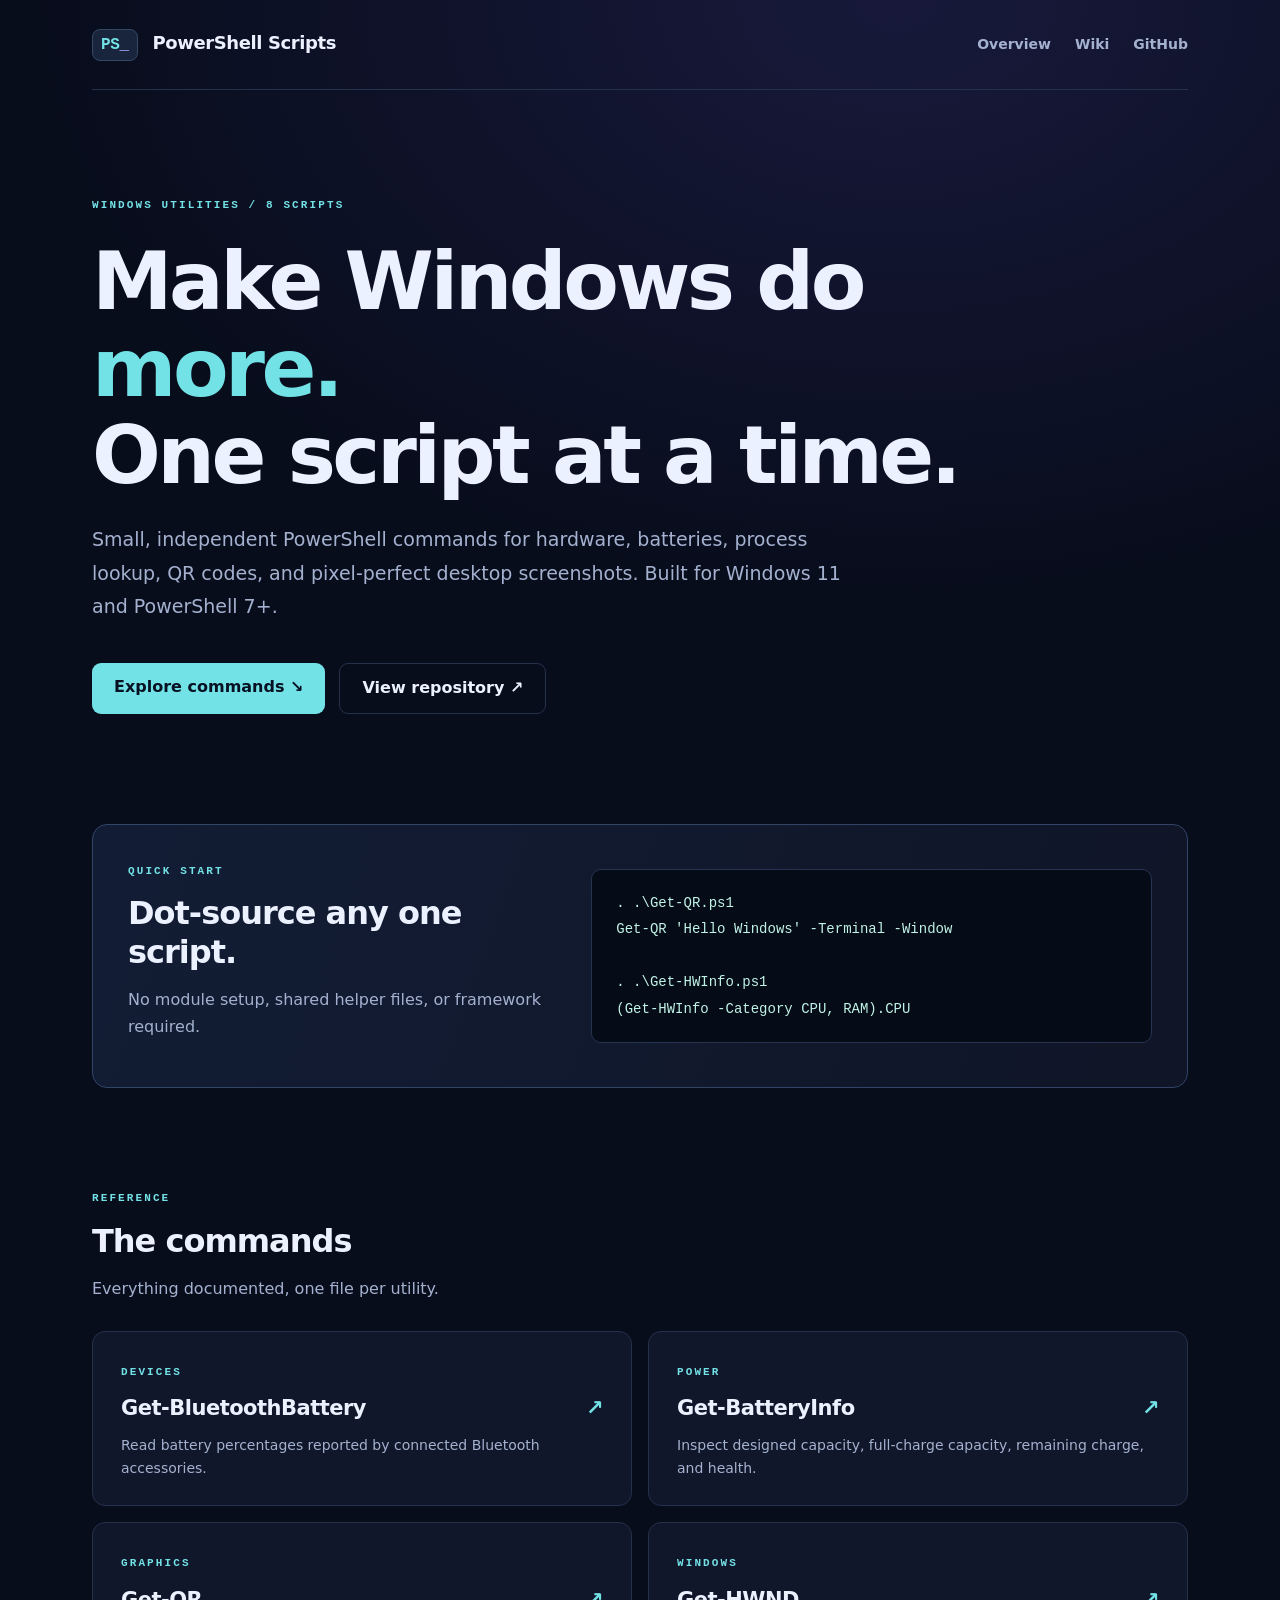
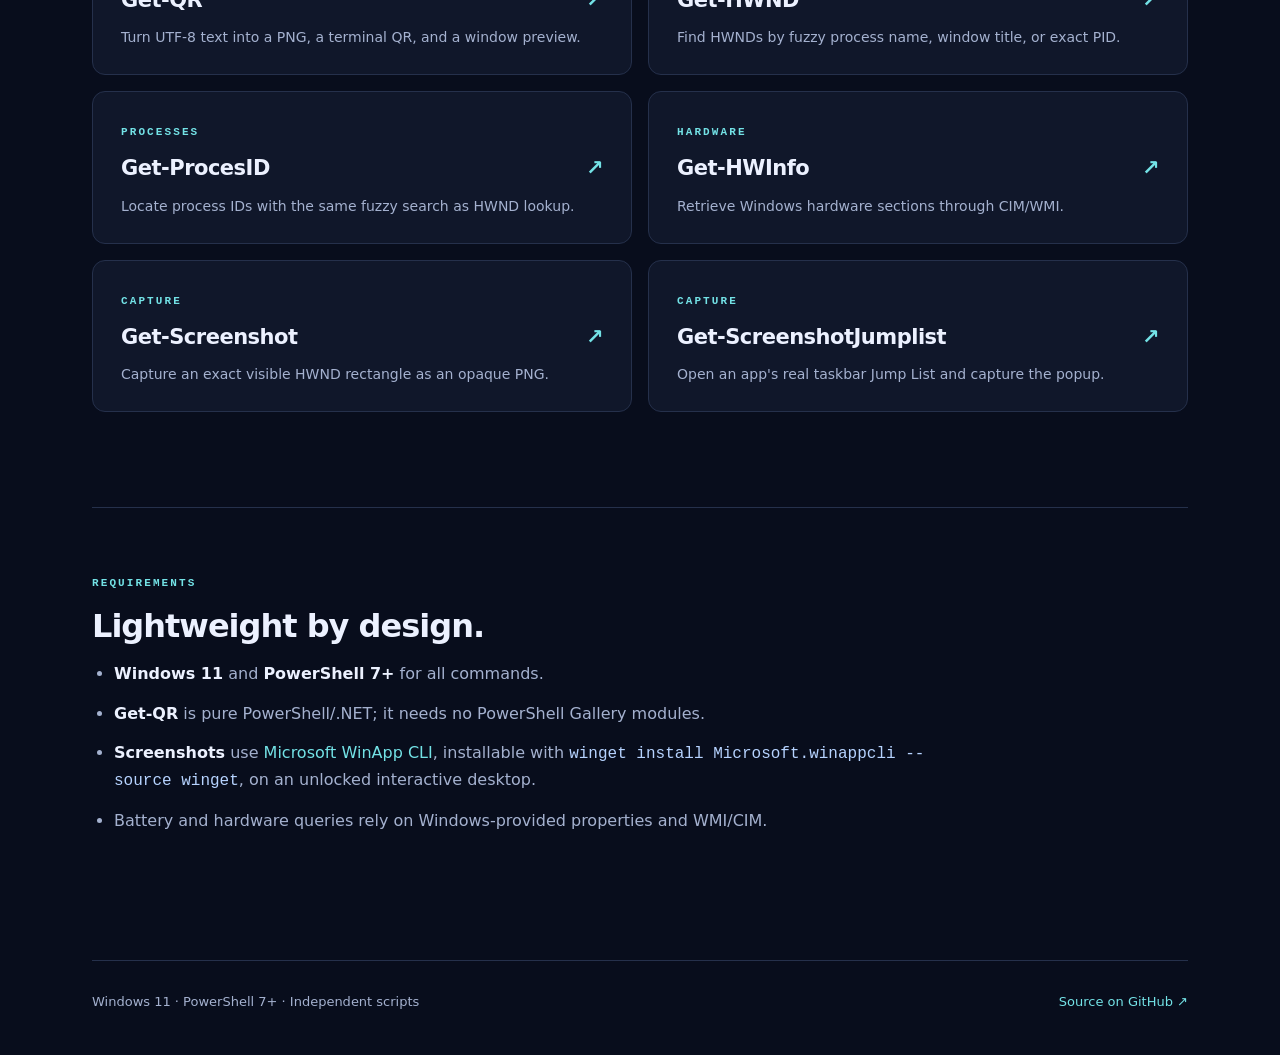
<file: docs/index.html>
<!doctype html>
<html lang="en">
<head>
  <meta charset="utf-8">
  <meta name="viewport" content="width=device-width, initial-scale=1">
  <meta name="theme-color" content="#0b1020">
  <meta name="description" content="Independent Windows 11 PowerShell 7+ scripts for QR codes, screenshots, battery and hardware information.">
  <link rel="canonical" href="https://ruchirchawdhry.github.io/PowerShell-Scripts/">
  <link rel="sitemap" type="application/xml" href="https://ruchirchawdhry.github.io/PowerShell-Scripts/sitemap.xml">
  <link rel="stylesheet" href="styles.css">
  <title>Overview · PowerShell Scripts</title>
</head>
<body>
  <div class="site-shell">
    <header class="topbar">
      <a class="brand" href="./"><span class="terminal-icon">PS<span class="cursor">_</span></span> PowerShell Scripts</a>
      <nav aria-label="Main"><a href="./">Overview</a><a href="https://github.com/RuchirChawdhry/PowerShell-Scripts/wiki">Wiki</a><a href="https://github.com/RuchirChawdhry/PowerShell-Scripts">GitHub</a></nav>
    </header>
    <main id="content">
      <section class="hero">
        <span class="eyebrow">WINDOWS UTILITIES / 8 SCRIPTS</span>
        <h1>Make Windows do <em>more.</em><br>One script at a time.</h1>
        <p>Small, independent PowerShell commands for hardware, batteries, process lookup, QR codes, and pixel-perfect desktop screenshots. Built for Windows 11 and PowerShell 7+.</p>
        <div class="hero-actions"><a class="primary" href="#scripts">Explore commands ↘</a><a class="secondary" href="https://github.com/RuchirChawdhry/PowerShell-Scripts">View repository ↗</a></div>
      </section>
      <section class="quickstart" aria-labelledby="start-title"><div><span class="eyebrow">QUICK START</span><h2 id="start-title">Dot-source any one script.</h2><p>No module setup, shared helper files, or framework required.</p></div><pre><code>. .\Get-QR.ps1
Get-QR 'Hello Windows' -Terminal -Window

. .\Get-HWInfo.ps1
(Get-HWInfo -Category CPU, RAM).CPU</code></pre></section>
      <section id="scripts" aria-labelledby="scripts-title"><div class="section-head"><span class="eyebrow">REFERENCE</span><h2 id="scripts-title">The commands</h2><p>Everything documented, one file per utility.</p></div><div class="script-grid">
      <a class="script-card" href="scripts/get-bluetoothbattery.html"><span class="eyebrow">DEVICES</span><h3>Get-BluetoothBattery <span aria-hidden="true">↗</span></h3><p>Read battery percentages reported by connected Bluetooth accessories.</p></a>
      <a class="script-card" href="scripts/get-batteryinfo.html"><span class="eyebrow">POWER</span><h3>Get-BatteryInfo <span aria-hidden="true">↗</span></h3><p>Inspect designed capacity, full-charge capacity, remaining charge, and health.</p></a>
      <a class="script-card" href="scripts/get-qr.html"><span class="eyebrow">GRAPHICS</span><h3>Get-QR <span aria-hidden="true">↗</span></h3><p>Turn UTF-8 text into a PNG, a terminal QR, and a window preview.</p></a>
      <a class="script-card" href="scripts/get-hwnd.html"><span class="eyebrow">WINDOWS</span><h3>Get-HWND <span aria-hidden="true">↗</span></h3><p>Find HWNDs by fuzzy process name, window title, or exact PID.</p></a>
      <a class="script-card" href="scripts/get-procesid.html"><span class="eyebrow">PROCESSES</span><h3>Get-ProcesID <span aria-hidden="true">↗</span></h3><p>Locate process IDs with the same fuzzy search as HWND lookup.</p></a>
      <a class="script-card" href="scripts/get-hwinfo.html"><span class="eyebrow">HARDWARE</span><h3>Get-HWInfo <span aria-hidden="true">↗</span></h3><p>Retrieve Windows hardware sections through CIM/WMI.</p></a>
      <a class="script-card" href="scripts/get-screenshot.html"><span class="eyebrow">CAPTURE</span><h3>Get-Screenshot <span aria-hidden="true">↗</span></h3><p>Capture an exact visible HWND rectangle as an opaque PNG.</p></a>
      <a class="script-card" href="scripts/get-screenshotjumplist.html"><span class="eyebrow">CAPTURE</span><h3>Get-ScreenshotJumplist <span aria-hidden="true">↗</span></h3><p>Open an app's real taskbar Jump List and capture the popup.</p></a>
      </div></section>
      <section class="requirements" aria-labelledby="req-title"><span class="eyebrow">REQUIREMENTS</span><h2 id="req-title">Lightweight by design.</h2><ul><li><strong>Windows 11</strong> and <strong>PowerShell 7+</strong> for all commands.</li><li><strong>Get-QR</strong> is pure PowerShell/.NET; it needs no PowerShell Gallery modules.</li><li><strong>Screenshots</strong> use <a href="https://github.com/microsoft/winappcli">Microsoft WinApp CLI</a>, installable with <code>winget install Microsoft.winappcli --source winget</code>, on an unlocked interactive desktop.</li><li>Battery and hardware queries rely on Windows-provided properties and WMI/CIM.</li></ul></section>

    </main>
    <footer><span>Windows 11 · PowerShell 7+ · Independent scripts</span><a href="https://github.com/RuchirChawdhry/PowerShell-Scripts">Source on GitHub ↗</a></footer>
  </div>
</body>
</html>
</file>
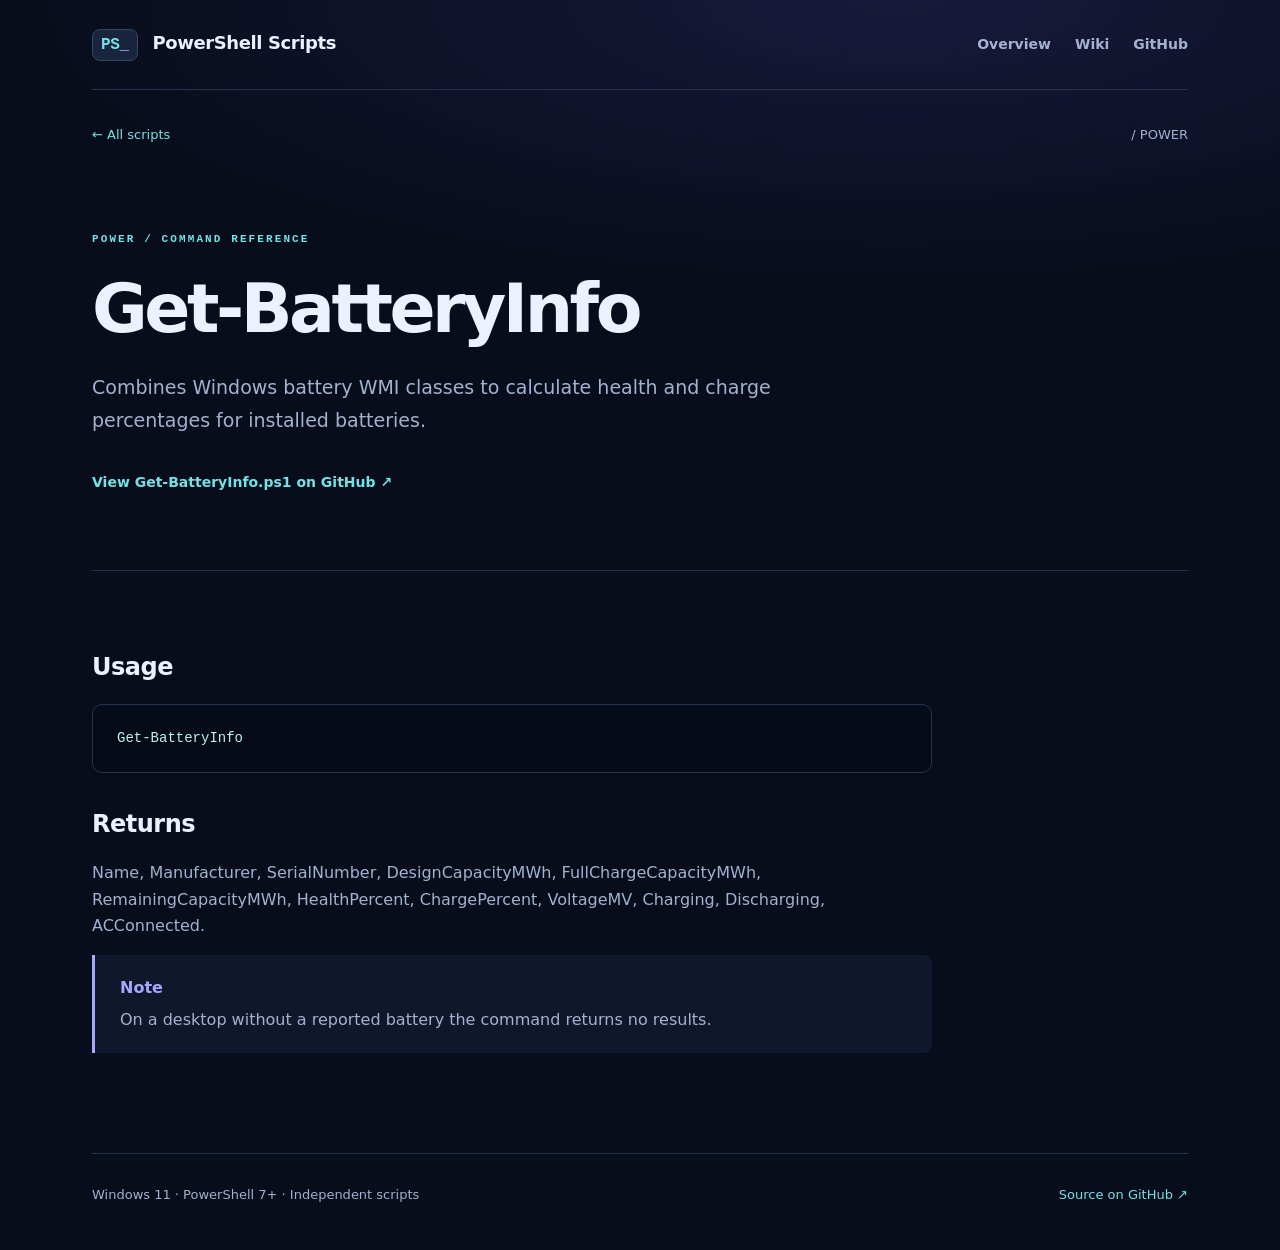
<file: docs/scripts/get-batteryinfo.html>
<!doctype html>
<html lang="en">
<head>
  <meta charset="utf-8">
  <meta name="viewport" content="width=device-width, initial-scale=1">
  <meta name="theme-color" content="#0b1020">
  <meta name="description" content="Inspect designed capacity, full-charge capacity, remaining charge, and health.">
  <link rel="canonical" href="https://ruchirchawdhry.github.io/PowerShell-Scripts/scripts/get-batteryinfo.html">
  <link rel="sitemap" type="application/xml" href="https://ruchirchawdhry.github.io/PowerShell-Scripts/sitemap.xml">
  <link rel="stylesheet" href="../styles.css">
  <title>Get-BatteryInfo · PowerShell Scripts</title>
</head>
<body>
  <div class="site-shell">
    <header class="topbar">
      <a class="brand" href="../"><span class="terminal-icon">PS<span class="cursor">_</span></span> PowerShell Scripts</a>
      <nav aria-label="Main"><a href="../">Overview</a><a href="https://github.com/RuchirChawdhry/PowerShell-Scripts/wiki">Wiki</a><a href="https://github.com/RuchirChawdhry/PowerShell-Scripts">GitHub</a></nav>
    </header>
    <main id="content">
      <div class="crumb"><a href="../">← All scripts</a><span>/ POWER</span></div>
      <section class="detail-hero"><span class="eyebrow">POWER / COMMAND REFERENCE</span><h1>Get-BatteryInfo</h1><p>Combines Windows battery WMI classes to calculate health and charge percentages for installed batteries.</p><a class="source-link" href="https://github.com/RuchirChawdhry/PowerShell-Scripts/blob/main/Get-BatteryInfo.ps1">View Get-BatteryInfo.ps1 on GitHub ↗</a></section>
      <article class="reference"><h2>Usage</h2><pre><code>Get-BatteryInfo</code></pre><h2>Returns</h2><p>Name, Manufacturer, SerialNumber, DesignCapacityMWh, FullChargeCapacityMWh, RemainingCapacityMWh, HealthPercent, ChargePercent, VoltageMV, Charging, Discharging, ACConnected.</p><div class="note"><strong>Note</strong><p>On a desktop without a reported battery the command returns no results.</p></div></article>

    </main>
    <footer><span>Windows 11 · PowerShell 7+ · Independent scripts</span><a href="https://github.com/RuchirChawdhry/PowerShell-Scripts">Source on GitHub ↗</a></footer>
  </div>
</body>
</html>
</file>
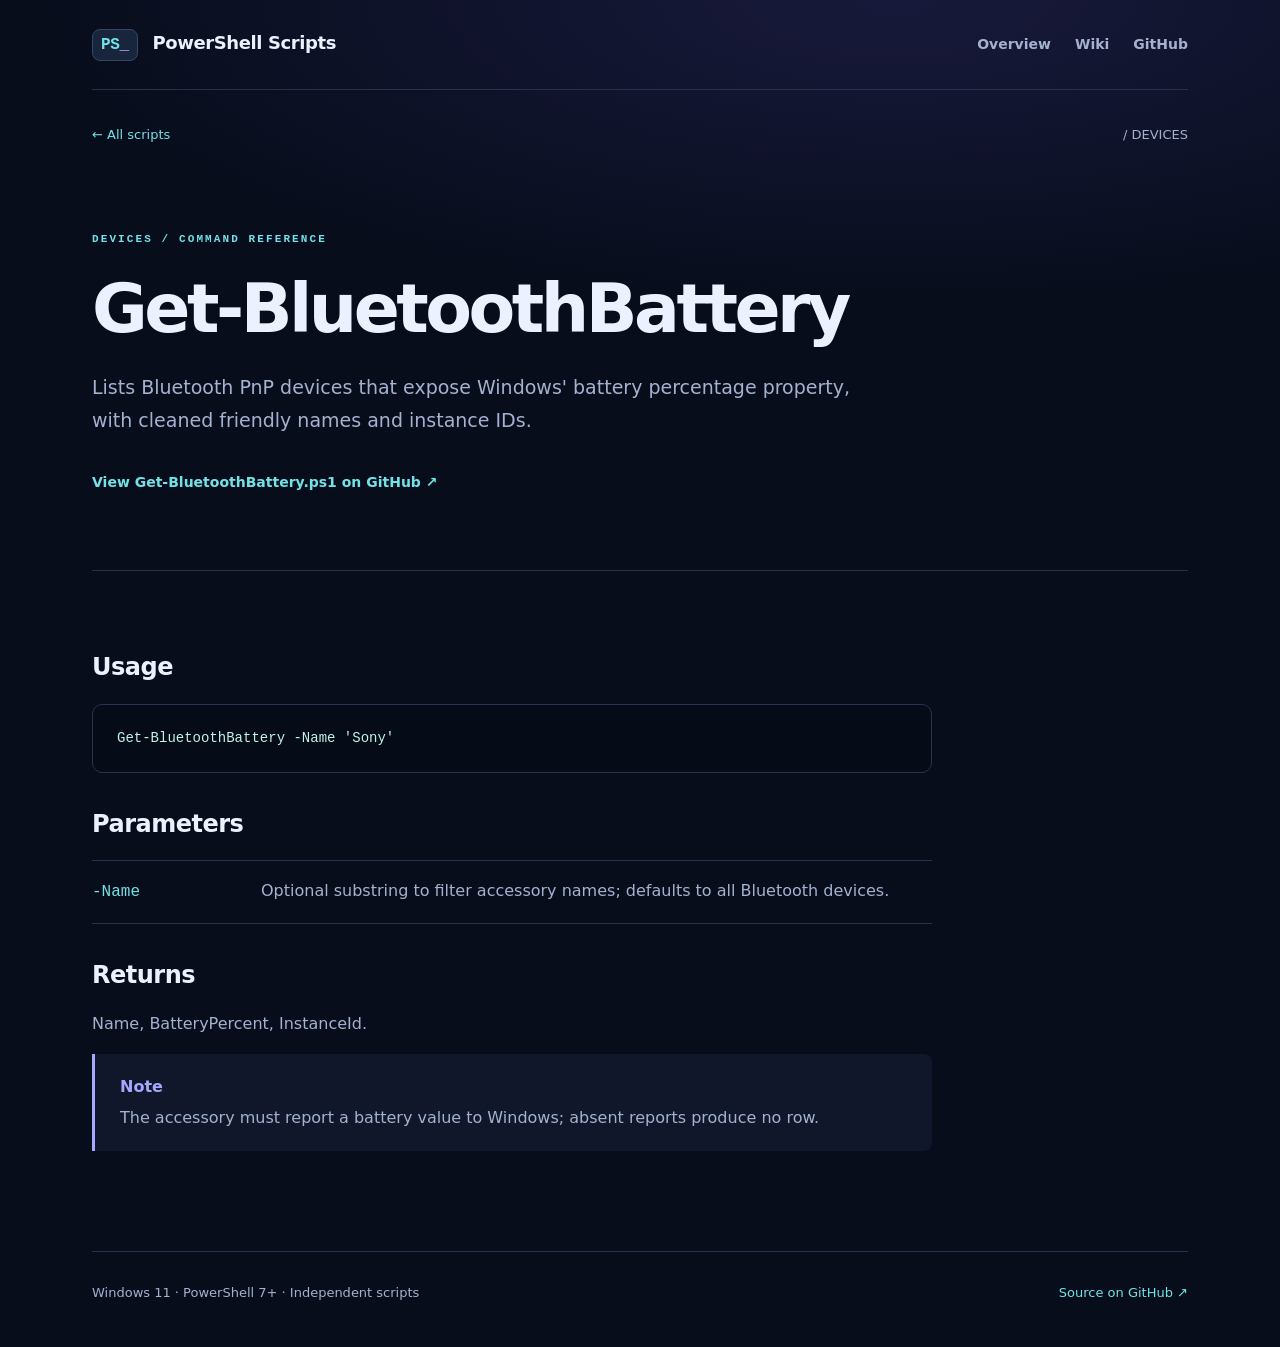
<file: docs/scripts/get-bluetoothbattery.html>
<!doctype html>
<html lang="en">
<head>
  <meta charset="utf-8">
  <meta name="viewport" content="width=device-width, initial-scale=1">
  <meta name="theme-color" content="#0b1020">
  <meta name="description" content="Read battery percentages reported by connected Bluetooth accessories.">
  <link rel="canonical" href="https://ruchirchawdhry.github.io/PowerShell-Scripts/scripts/get-bluetoothbattery.html">
  <link rel="sitemap" type="application/xml" href="https://ruchirchawdhry.github.io/PowerShell-Scripts/sitemap.xml">
  <link rel="stylesheet" href="../styles.css">
  <title>Get-BluetoothBattery · PowerShell Scripts</title>
</head>
<body>
  <div class="site-shell">
    <header class="topbar">
      <a class="brand" href="../"><span class="terminal-icon">PS<span class="cursor">_</span></span> PowerShell Scripts</a>
      <nav aria-label="Main"><a href="../">Overview</a><a href="https://github.com/RuchirChawdhry/PowerShell-Scripts/wiki">Wiki</a><a href="https://github.com/RuchirChawdhry/PowerShell-Scripts">GitHub</a></nav>
    </header>
    <main id="content">
      <div class="crumb"><a href="../">← All scripts</a><span>/ DEVICES</span></div>
      <section class="detail-hero"><span class="eyebrow">DEVICES / COMMAND REFERENCE</span><h1>Get-BluetoothBattery</h1><p>Lists Bluetooth PnP devices that expose Windows' battery percentage property, with cleaned friendly names and instance IDs.</p><a class="source-link" href="https://github.com/RuchirChawdhry/PowerShell-Scripts/blob/main/Get-BluetoothBattery.ps1">View Get-BluetoothBattery.ps1 on GitHub ↗</a></section>
      <article class="reference"><h2>Usage</h2><pre><code>Get-BluetoothBattery -Name 'Sony'</code></pre><h2>Parameters</h2><dl class="parameters"><div><dt><code>-Name</code></dt><dd>Optional substring to filter accessory names; defaults to all Bluetooth devices.</dd></div></dl><h2>Returns</h2><p>Name, BatteryPercent, InstanceId.</p><div class="note"><strong>Note</strong><p>The accessory must report a battery value to Windows; absent reports produce no row.</p></div></article>

    </main>
    <footer><span>Windows 11 · PowerShell 7+ · Independent scripts</span><a href="https://github.com/RuchirChawdhry/PowerShell-Scripts">Source on GitHub ↗</a></footer>
  </div>
</body>
</html>
</file>
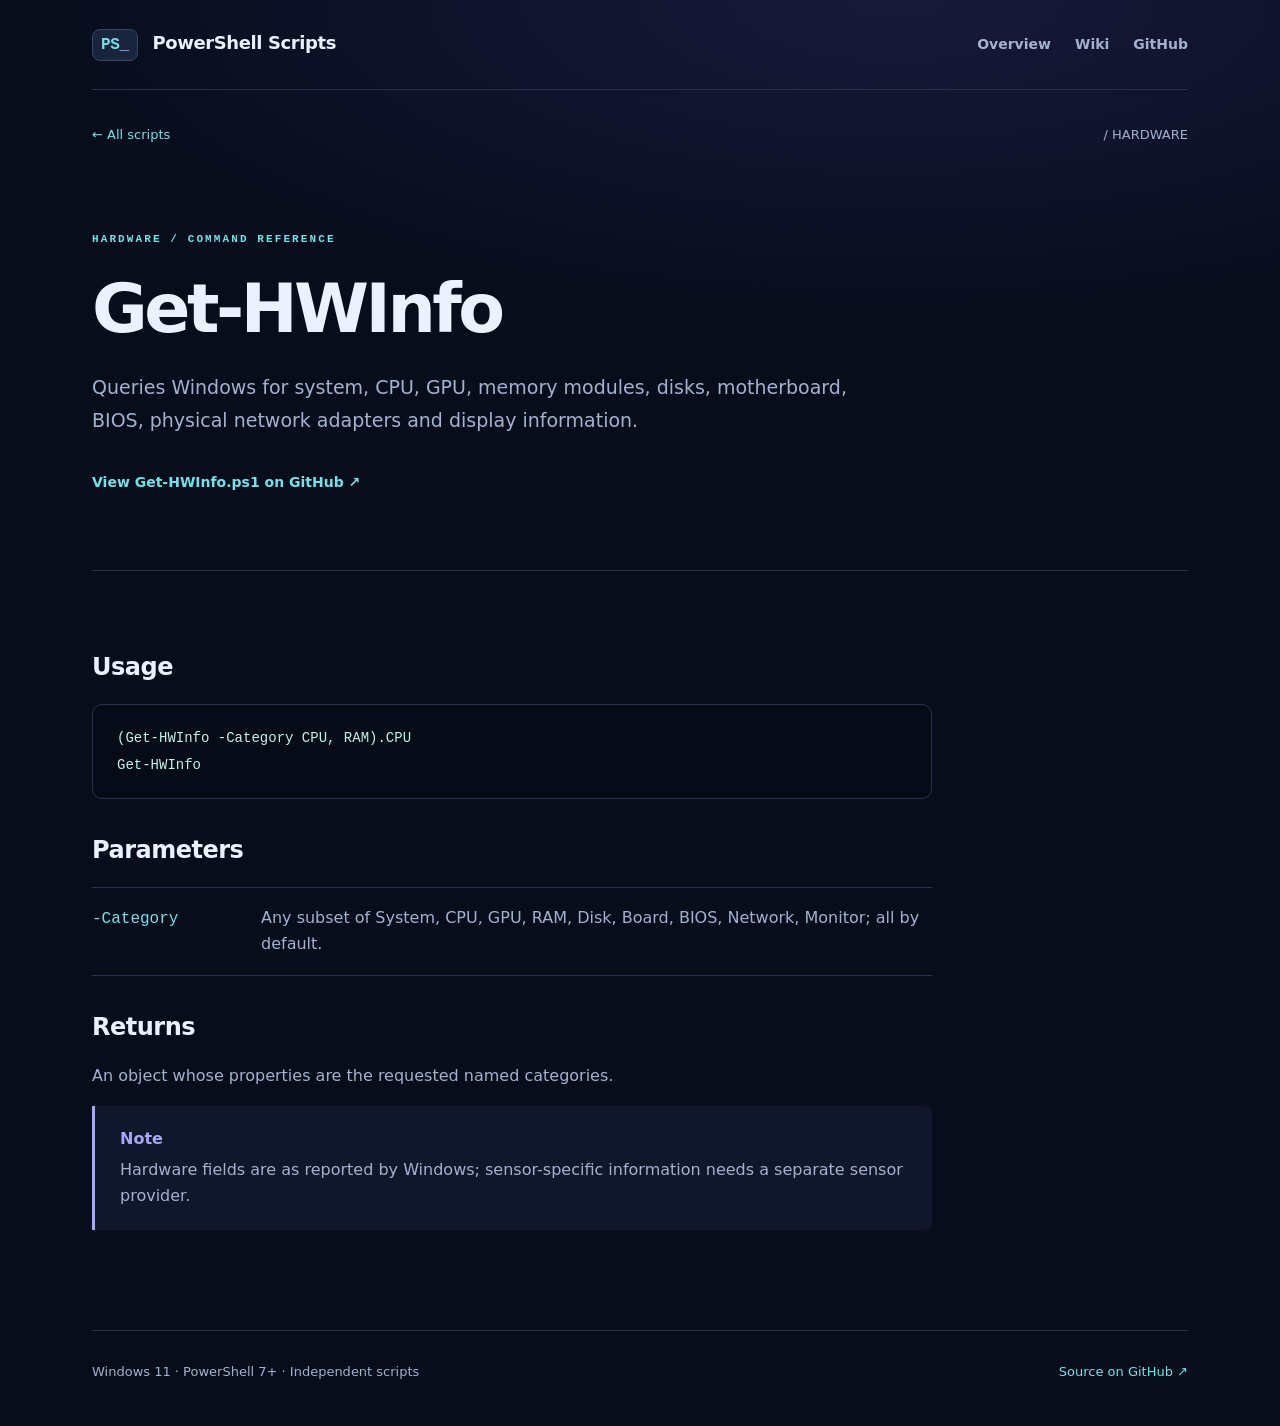
<file: docs/scripts/get-hwinfo.html>
<!doctype html>
<html lang="en">
<head>
  <meta charset="utf-8">
  <meta name="viewport" content="width=device-width, initial-scale=1">
  <meta name="theme-color" content="#0b1020">
  <meta name="description" content="Retrieve Windows hardware sections through CIM/WMI.">
  <link rel="canonical" href="https://ruchirchawdhry.github.io/PowerShell-Scripts/scripts/get-hwinfo.html">
  <link rel="sitemap" type="application/xml" href="https://ruchirchawdhry.github.io/PowerShell-Scripts/sitemap.xml">
  <link rel="stylesheet" href="../styles.css">
  <title>Get-HWInfo · PowerShell Scripts</title>
</head>
<body>
  <div class="site-shell">
    <header class="topbar">
      <a class="brand" href="../"><span class="terminal-icon">PS<span class="cursor">_</span></span> PowerShell Scripts</a>
      <nav aria-label="Main"><a href="../">Overview</a><a href="https://github.com/RuchirChawdhry/PowerShell-Scripts/wiki">Wiki</a><a href="https://github.com/RuchirChawdhry/PowerShell-Scripts">GitHub</a></nav>
    </header>
    <main id="content">
      <div class="crumb"><a href="../">← All scripts</a><span>/ HARDWARE</span></div>
      <section class="detail-hero"><span class="eyebrow">HARDWARE / COMMAND REFERENCE</span><h1>Get-HWInfo</h1><p>Queries Windows for system, CPU, GPU, memory modules, disks, motherboard, BIOS, physical network adapters and display information.</p><a class="source-link" href="https://github.com/RuchirChawdhry/PowerShell-Scripts/blob/main/Get-HWInfo.ps1">View Get-HWInfo.ps1 on GitHub ↗</a></section>
      <article class="reference"><h2>Usage</h2><pre><code>(Get-HWInfo -Category CPU, RAM).CPU
Get-HWInfo</code></pre><h2>Parameters</h2><dl class="parameters"><div><dt><code>-Category</code></dt><dd>Any subset of System, CPU, GPU, RAM, Disk, Board, BIOS, Network, Monitor; all by default.</dd></div></dl><h2>Returns</h2><p>An object whose properties are the requested named categories.</p><div class="note"><strong>Note</strong><p>Hardware fields are as reported by Windows; sensor-specific information needs a separate sensor provider.</p></div></article>

    </main>
    <footer><span>Windows 11 · PowerShell 7+ · Independent scripts</span><a href="https://github.com/RuchirChawdhry/PowerShell-Scripts">Source on GitHub ↗</a></footer>
  </div>
</body>
</html>
</file>
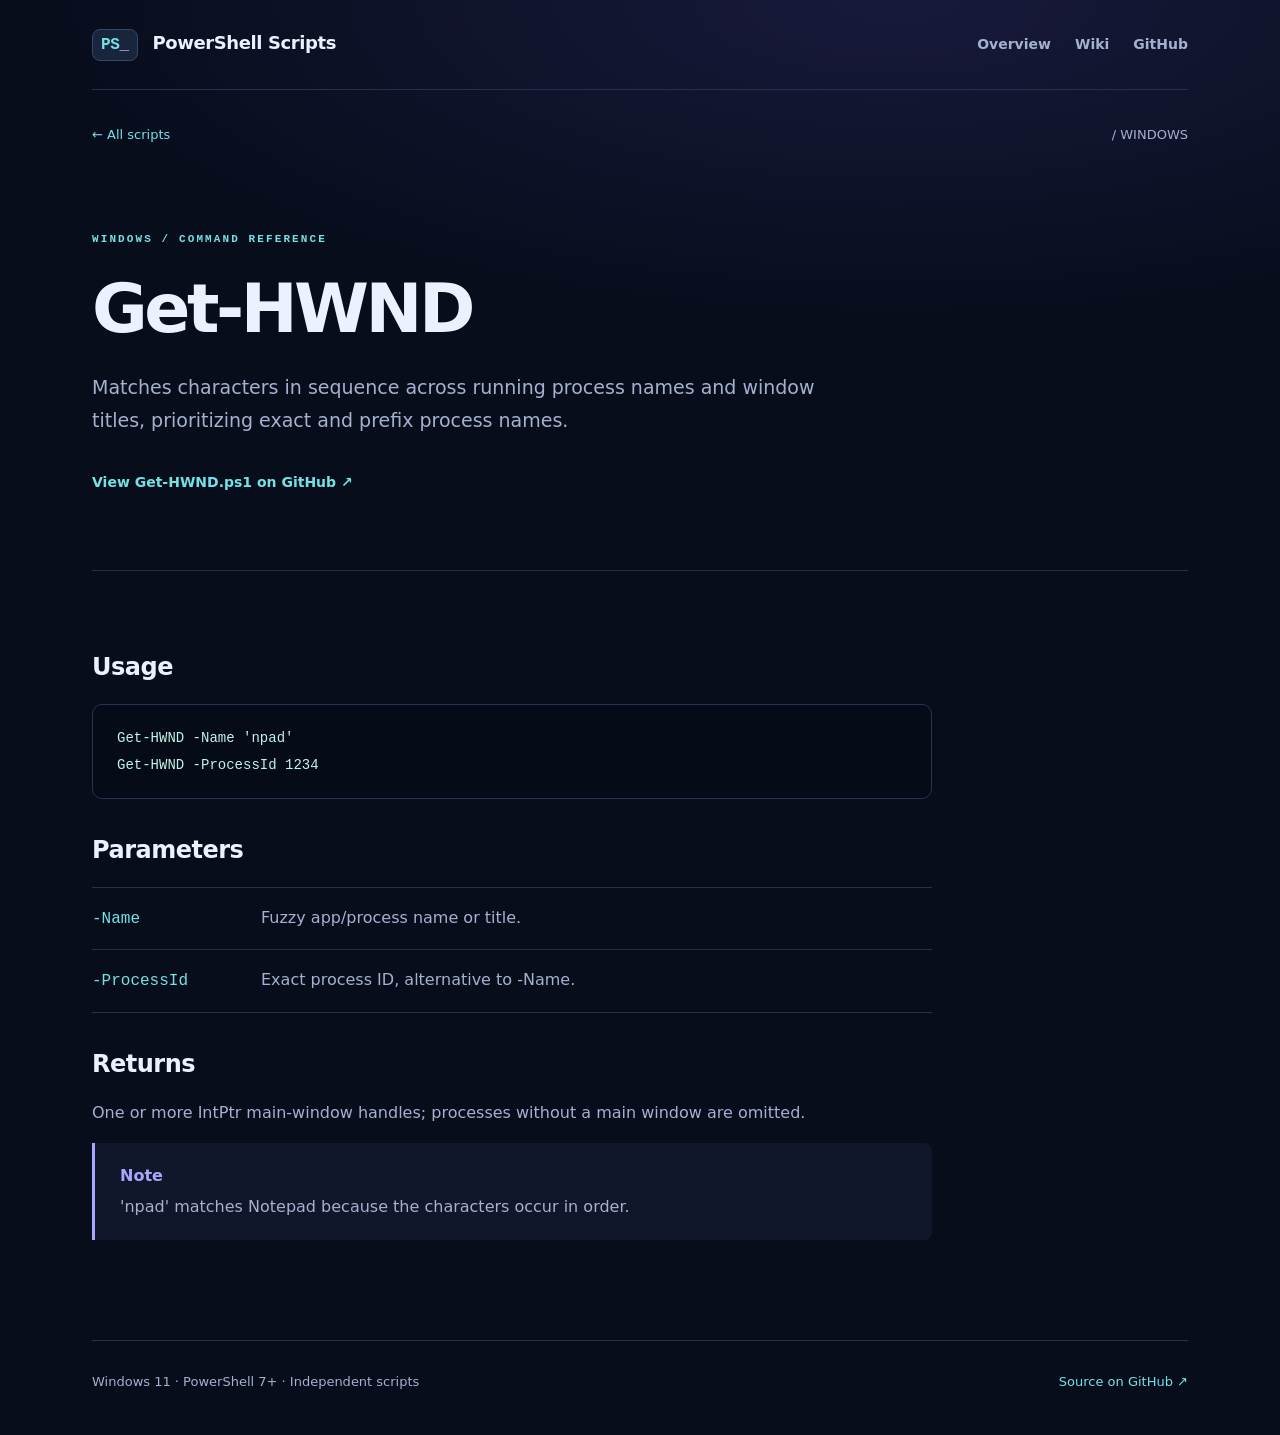
<file: docs/scripts/get-hwnd.html>
<!doctype html>
<html lang="en">
<head>
  <meta charset="utf-8">
  <meta name="viewport" content="width=device-width, initial-scale=1">
  <meta name="theme-color" content="#0b1020">
  <meta name="description" content="Find HWNDs by fuzzy process name, window title, or exact PID.">
  <link rel="canonical" href="https://ruchirchawdhry.github.io/PowerShell-Scripts/scripts/get-hwnd.html">
  <link rel="sitemap" type="application/xml" href="https://ruchirchawdhry.github.io/PowerShell-Scripts/sitemap.xml">
  <link rel="stylesheet" href="../styles.css">
  <title>Get-HWND · PowerShell Scripts</title>
</head>
<body>
  <div class="site-shell">
    <header class="topbar">
      <a class="brand" href="../"><span class="terminal-icon">PS<span class="cursor">_</span></span> PowerShell Scripts</a>
      <nav aria-label="Main"><a href="../">Overview</a><a href="https://github.com/RuchirChawdhry/PowerShell-Scripts/wiki">Wiki</a><a href="https://github.com/RuchirChawdhry/PowerShell-Scripts">GitHub</a></nav>
    </header>
    <main id="content">
      <div class="crumb"><a href="../">← All scripts</a><span>/ WINDOWS</span></div>
      <section class="detail-hero"><span class="eyebrow">WINDOWS / COMMAND REFERENCE</span><h1>Get-HWND</h1><p>Matches characters in sequence across running process names and window titles, prioritizing exact and prefix process names.</p><a class="source-link" href="https://github.com/RuchirChawdhry/PowerShell-Scripts/blob/main/Get-HWND.ps1">View Get-HWND.ps1 on GitHub ↗</a></section>
      <article class="reference"><h2>Usage</h2><pre><code>Get-HWND -Name 'npad'
Get-HWND -ProcessId 1234</code></pre><h2>Parameters</h2><dl class="parameters"><div><dt><code>-Name</code></dt><dd>Fuzzy app/process name or title.</dd></div><div><dt><code>-ProcessId</code></dt><dd>Exact process ID, alternative to -Name.</dd></div></dl><h2>Returns</h2><p>One or more IntPtr main-window handles; processes without a main window are omitted.</p><div class="note"><strong>Note</strong><p>'npad' matches Notepad because the characters occur in order.</p></div></article>

    </main>
    <footer><span>Windows 11 · PowerShell 7+ · Independent scripts</span><a href="https://github.com/RuchirChawdhry/PowerShell-Scripts">Source on GitHub ↗</a></footer>
  </div>
</body>
</html>
</file>
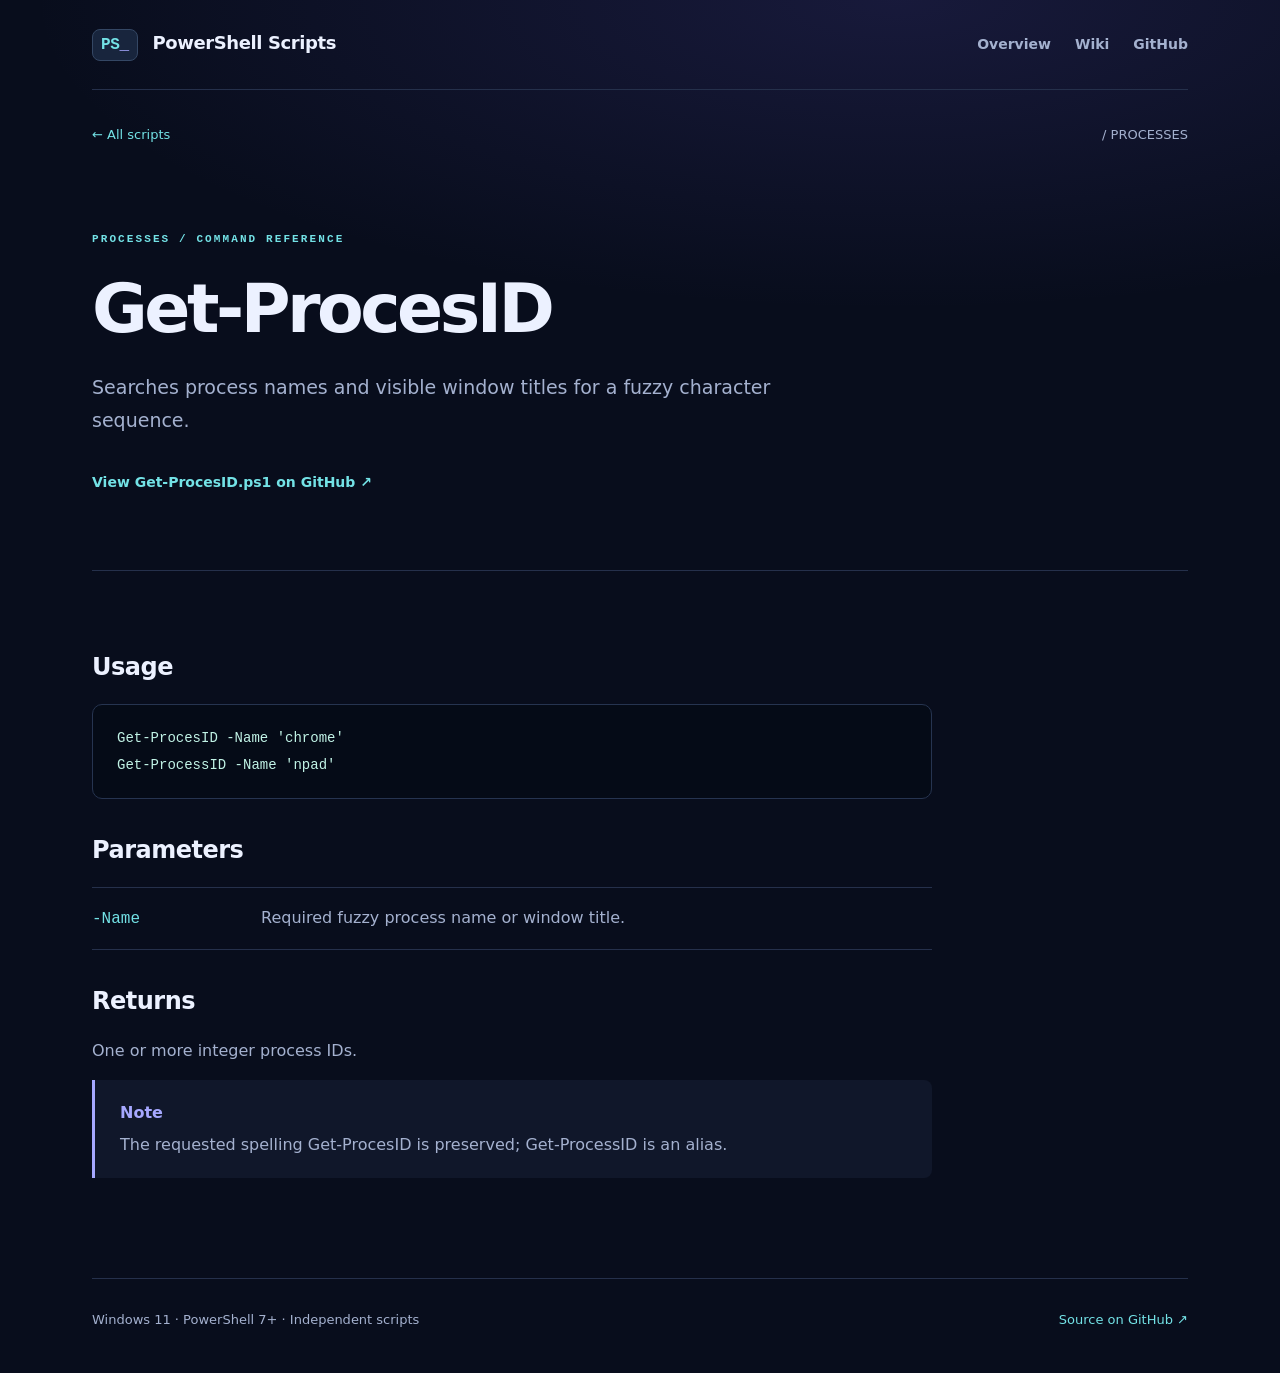
<file: docs/scripts/get-procesid.html>
<!doctype html>
<html lang="en">
<head>
  <meta charset="utf-8">
  <meta name="viewport" content="width=device-width, initial-scale=1">
  <meta name="theme-color" content="#0b1020">
  <meta name="description" content="Locate process IDs with the same fuzzy search as HWND lookup.">
  <link rel="canonical" href="https://ruchirchawdhry.github.io/PowerShell-Scripts/scripts/get-procesid.html">
  <link rel="sitemap" type="application/xml" href="https://ruchirchawdhry.github.io/PowerShell-Scripts/sitemap.xml">
  <link rel="stylesheet" href="../styles.css">
  <title>Get-ProcesID · PowerShell Scripts</title>
</head>
<body>
  <div class="site-shell">
    <header class="topbar">
      <a class="brand" href="../"><span class="terminal-icon">PS<span class="cursor">_</span></span> PowerShell Scripts</a>
      <nav aria-label="Main"><a href="../">Overview</a><a href="https://github.com/RuchirChawdhry/PowerShell-Scripts/wiki">Wiki</a><a href="https://github.com/RuchirChawdhry/PowerShell-Scripts">GitHub</a></nav>
    </header>
    <main id="content">
      <div class="crumb"><a href="../">← All scripts</a><span>/ PROCESSES</span></div>
      <section class="detail-hero"><span class="eyebrow">PROCESSES / COMMAND REFERENCE</span><h1>Get-ProcesID</h1><p>Searches process names and visible window titles for a fuzzy character sequence.</p><a class="source-link" href="https://github.com/RuchirChawdhry/PowerShell-Scripts/blob/main/Get-ProcesID.ps1">View Get-ProcesID.ps1 on GitHub ↗</a></section>
      <article class="reference"><h2>Usage</h2><pre><code>Get-ProcesID -Name 'chrome'
Get-ProcessID -Name 'npad'</code></pre><h2>Parameters</h2><dl class="parameters"><div><dt><code>-Name</code></dt><dd>Required fuzzy process name or window title.</dd></div></dl><h2>Returns</h2><p>One or more integer process IDs.</p><div class="note"><strong>Note</strong><p>The requested spelling Get-ProcesID is preserved; Get-ProcessID is an alias.</p></div></article>

    </main>
    <footer><span>Windows 11 · PowerShell 7+ · Independent scripts</span><a href="https://github.com/RuchirChawdhry/PowerShell-Scripts">Source on GitHub ↗</a></footer>
  </div>
</body>
</html>
</file>
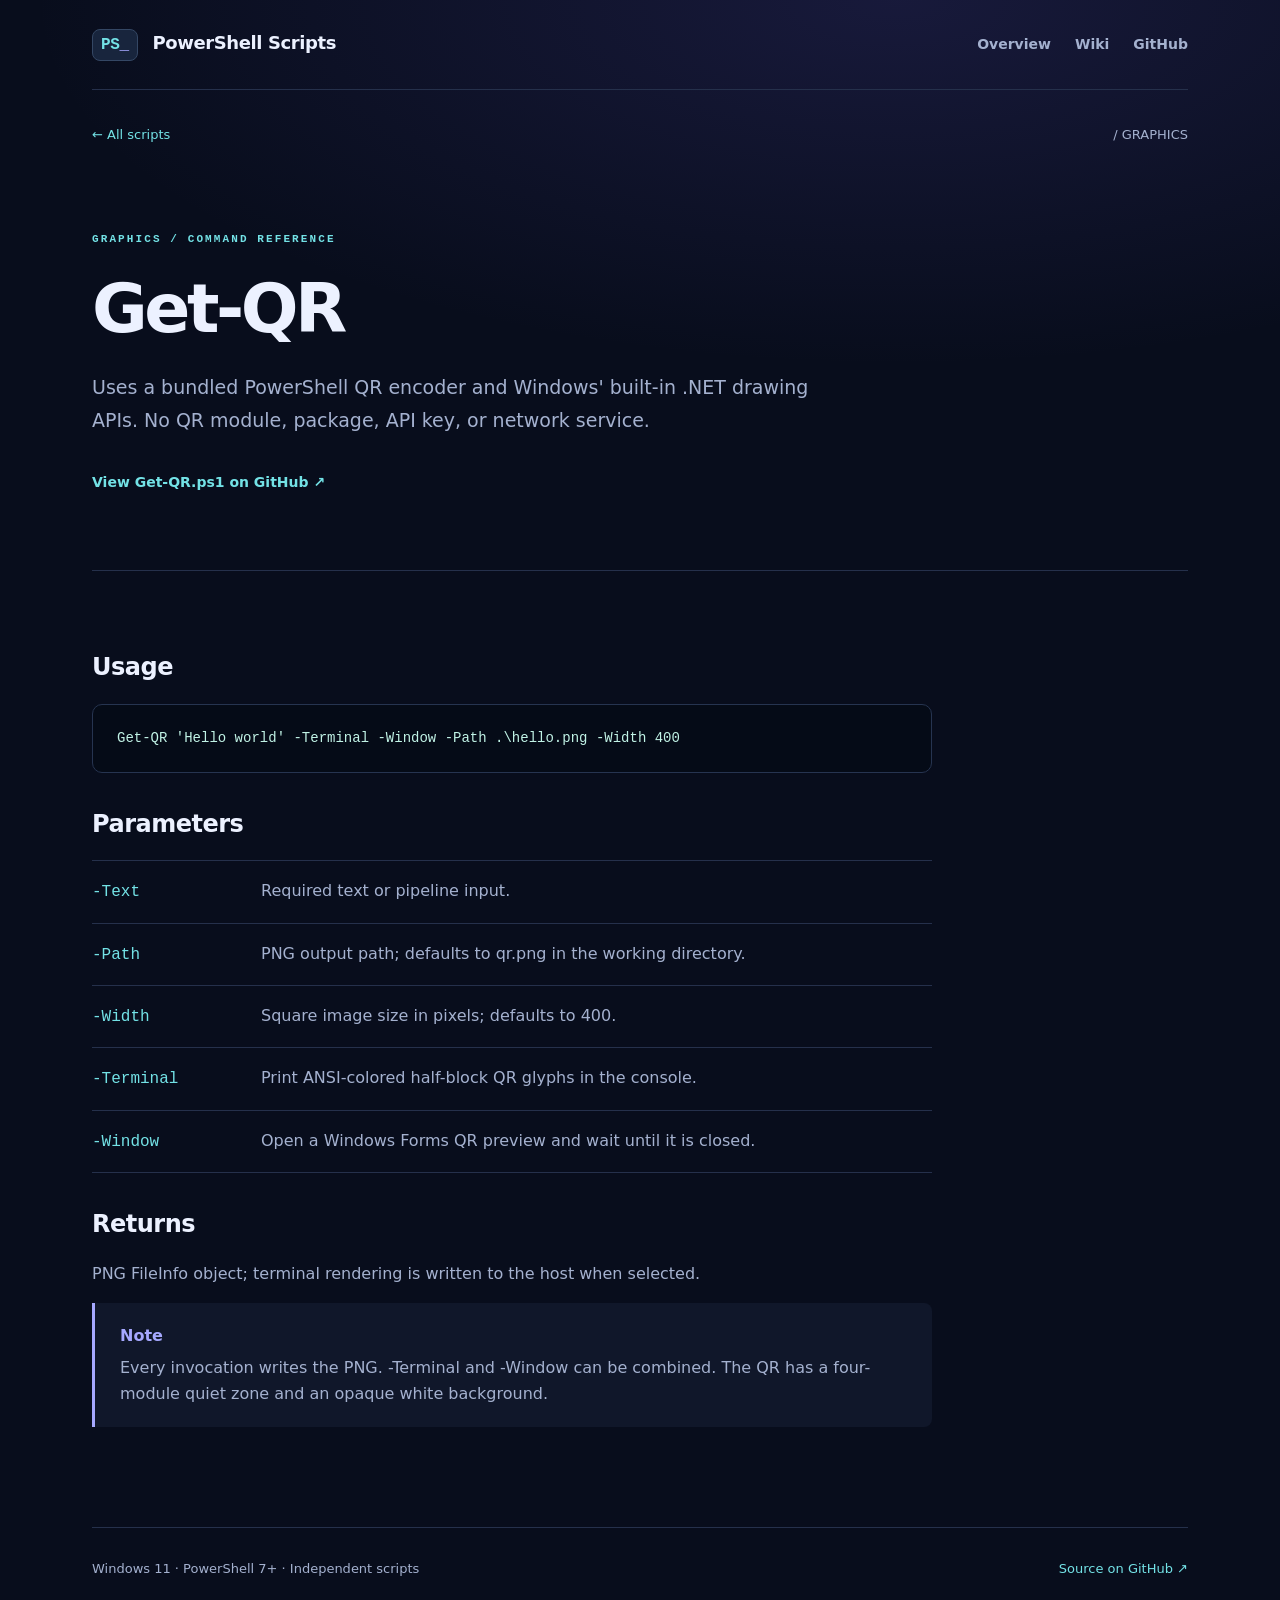
<file: docs/scripts/get-qr.html>
<!doctype html>
<html lang="en">
<head>
  <meta charset="utf-8">
  <meta name="viewport" content="width=device-width, initial-scale=1">
  <meta name="theme-color" content="#0b1020">
  <meta name="description" content="Turn UTF-8 text into a PNG, a terminal QR, and a window preview.">
  <link rel="canonical" href="https://ruchirchawdhry.github.io/PowerShell-Scripts/scripts/get-qr.html">
  <link rel="sitemap" type="application/xml" href="https://ruchirchawdhry.github.io/PowerShell-Scripts/sitemap.xml">
  <link rel="stylesheet" href="../styles.css">
  <title>Get-QR · PowerShell Scripts</title>
</head>
<body>
  <div class="site-shell">
    <header class="topbar">
      <a class="brand" href="../"><span class="terminal-icon">PS<span class="cursor">_</span></span> PowerShell Scripts</a>
      <nav aria-label="Main"><a href="../">Overview</a><a href="https://github.com/RuchirChawdhry/PowerShell-Scripts/wiki">Wiki</a><a href="https://github.com/RuchirChawdhry/PowerShell-Scripts">GitHub</a></nav>
    </header>
    <main id="content">
      <div class="crumb"><a href="../">← All scripts</a><span>/ GRAPHICS</span></div>
      <section class="detail-hero"><span class="eyebrow">GRAPHICS / COMMAND REFERENCE</span><h1>Get-QR</h1><p>Uses a bundled PowerShell QR encoder and Windows' built-in .NET drawing APIs. No QR module, package, API key, or network service.</p><a class="source-link" href="https://github.com/RuchirChawdhry/PowerShell-Scripts/blob/main/Get-QR.ps1">View Get-QR.ps1 on GitHub ↗</a></section>
      <article class="reference"><h2>Usage</h2><pre><code>Get-QR 'Hello world' -Terminal -Window -Path .\hello.png -Width 400</code></pre><h2>Parameters</h2><dl class="parameters"><div><dt><code>-Text</code></dt><dd>Required text or pipeline input.</dd></div><div><dt><code>-Path</code></dt><dd>PNG output path; defaults to qr.png in the working directory.</dd></div><div><dt><code>-Width</code></dt><dd>Square image size in pixels; defaults to 400.</dd></div><div><dt><code>-Terminal</code></dt><dd>Print ANSI-colored half-block QR glyphs in the console.</dd></div><div><dt><code>-Window</code></dt><dd>Open a Windows Forms QR preview and wait until it is closed.</dd></div></dl><h2>Returns</h2><p>PNG FileInfo object; terminal rendering is written to the host when selected.</p><div class="note"><strong>Note</strong><p>Every invocation writes the PNG. -Terminal and -Window can be combined. The QR has a four-module quiet zone and an opaque white background.</p></div></article>

    </main>
    <footer><span>Windows 11 · PowerShell 7+ · Independent scripts</span><a href="https://github.com/RuchirChawdhry/PowerShell-Scripts">Source on GitHub ↗</a></footer>
  </div>
</body>
</html>
</file>
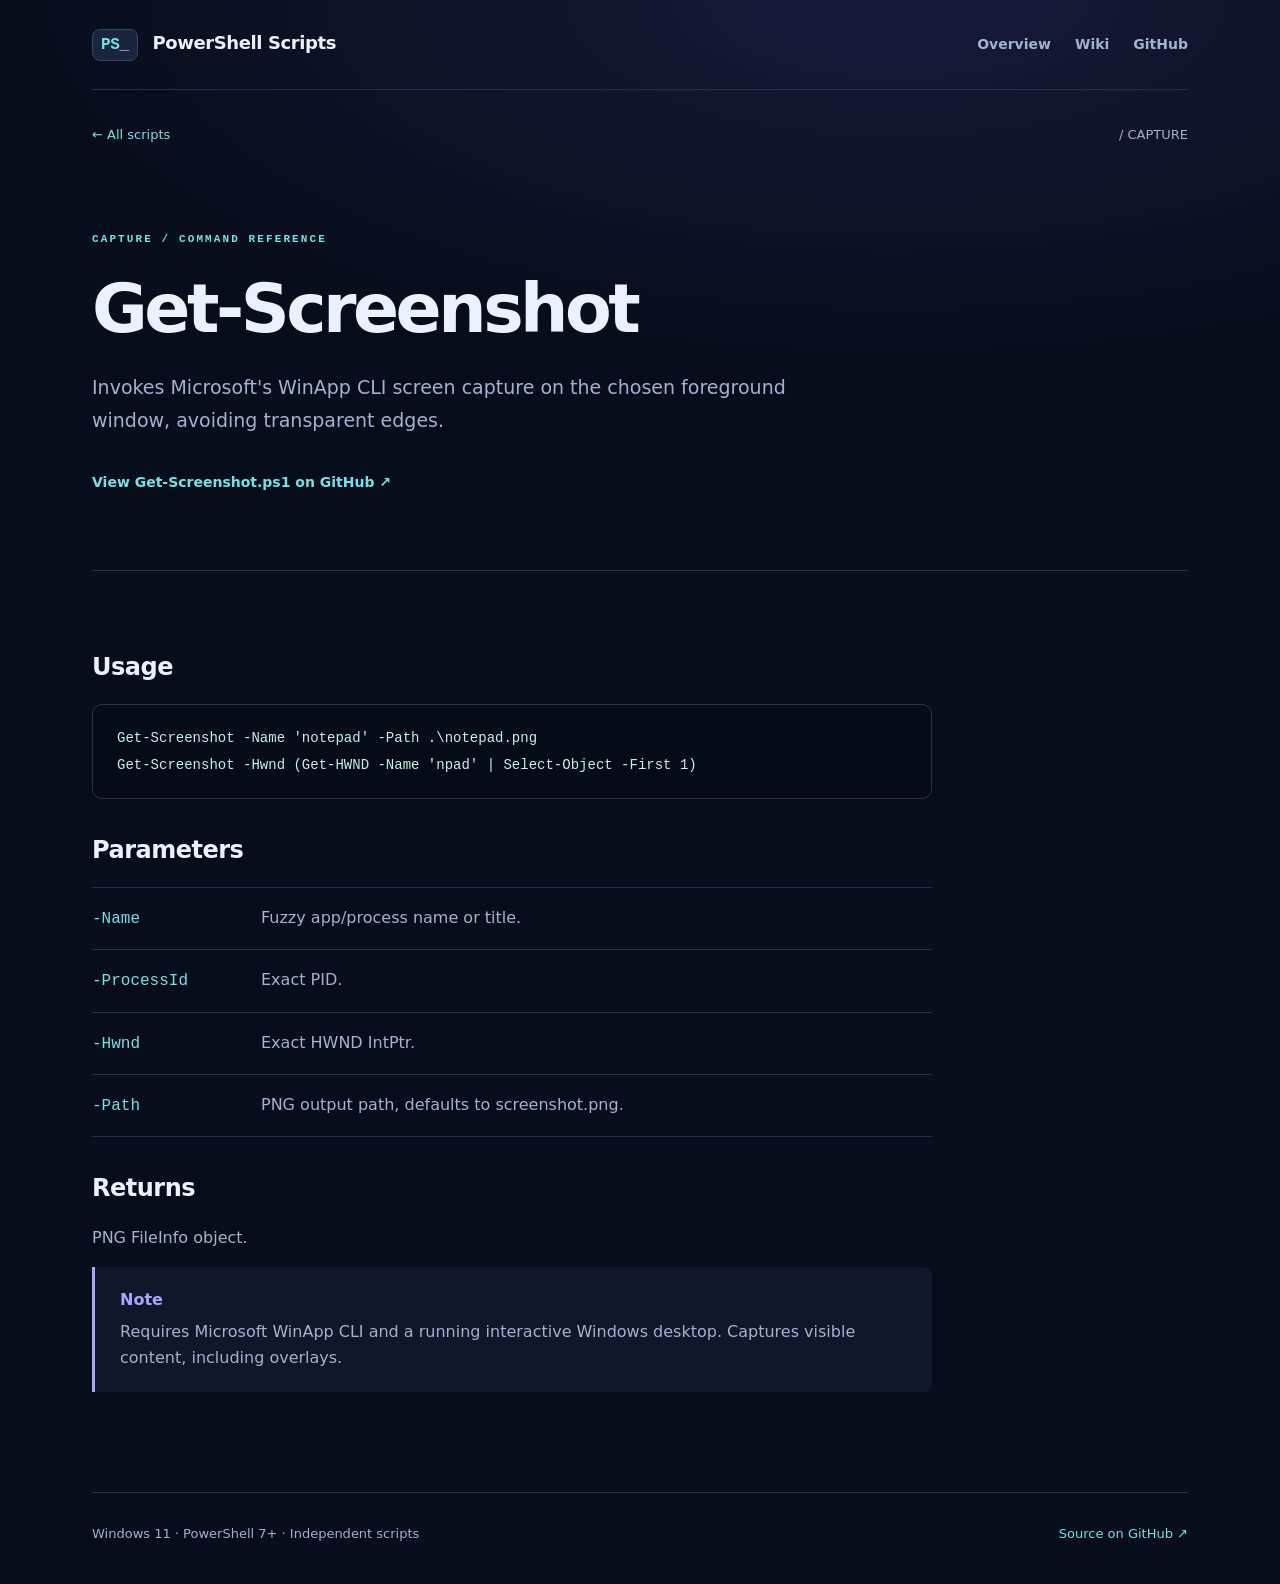
<file: docs/scripts/get-screenshot.html>
<!doctype html>
<html lang="en">
<head>
  <meta charset="utf-8">
  <meta name="viewport" content="width=device-width, initial-scale=1">
  <meta name="theme-color" content="#0b1020">
  <meta name="description" content="Capture an exact visible HWND rectangle as an opaque PNG.">
  <link rel="canonical" href="https://ruchirchawdhry.github.io/PowerShell-Scripts/scripts/get-screenshot.html">
  <link rel="sitemap" type="application/xml" href="https://ruchirchawdhry.github.io/PowerShell-Scripts/sitemap.xml">
  <link rel="stylesheet" href="../styles.css">
  <title>Get-Screenshot · PowerShell Scripts</title>
</head>
<body>
  <div class="site-shell">
    <header class="topbar">
      <a class="brand" href="../"><span class="terminal-icon">PS<span class="cursor">_</span></span> PowerShell Scripts</a>
      <nav aria-label="Main"><a href="../">Overview</a><a href="https://github.com/RuchirChawdhry/PowerShell-Scripts/wiki">Wiki</a><a href="https://github.com/RuchirChawdhry/PowerShell-Scripts">GitHub</a></nav>
    </header>
    <main id="content">
      <div class="crumb"><a href="../">← All scripts</a><span>/ CAPTURE</span></div>
      <section class="detail-hero"><span class="eyebrow">CAPTURE / COMMAND REFERENCE</span><h1>Get-Screenshot</h1><p>Invokes Microsoft's WinApp CLI screen capture on the chosen foreground window, avoiding transparent edges.</p><a class="source-link" href="https://github.com/RuchirChawdhry/PowerShell-Scripts/blob/main/Get-Screenshot.ps1">View Get-Screenshot.ps1 on GitHub ↗</a></section>
      <article class="reference"><h2>Usage</h2><pre><code>Get-Screenshot -Name 'notepad' -Path .\notepad.png
Get-Screenshot -Hwnd (Get-HWND -Name 'npad' | Select-Object -First 1)</code></pre><h2>Parameters</h2><dl class="parameters"><div><dt><code>-Name</code></dt><dd>Fuzzy app/process name or title.</dd></div><div><dt><code>-ProcessId</code></dt><dd>Exact PID.</dd></div><div><dt><code>-Hwnd</code></dt><dd>Exact HWND IntPtr.</dd></div><div><dt><code>-Path</code></dt><dd>PNG output path, defaults to screenshot.png.</dd></div></dl><h2>Returns</h2><p>PNG FileInfo object.</p><div class="note"><strong>Note</strong><p>Requires Microsoft WinApp CLI and a running interactive Windows desktop. Captures visible content, including overlays.</p></div></article>

    </main>
    <footer><span>Windows 11 · PowerShell 7+ · Independent scripts</span><a href="https://github.com/RuchirChawdhry/PowerShell-Scripts">Source on GitHub ↗</a></footer>
  </div>
</body>
</html>
</file>
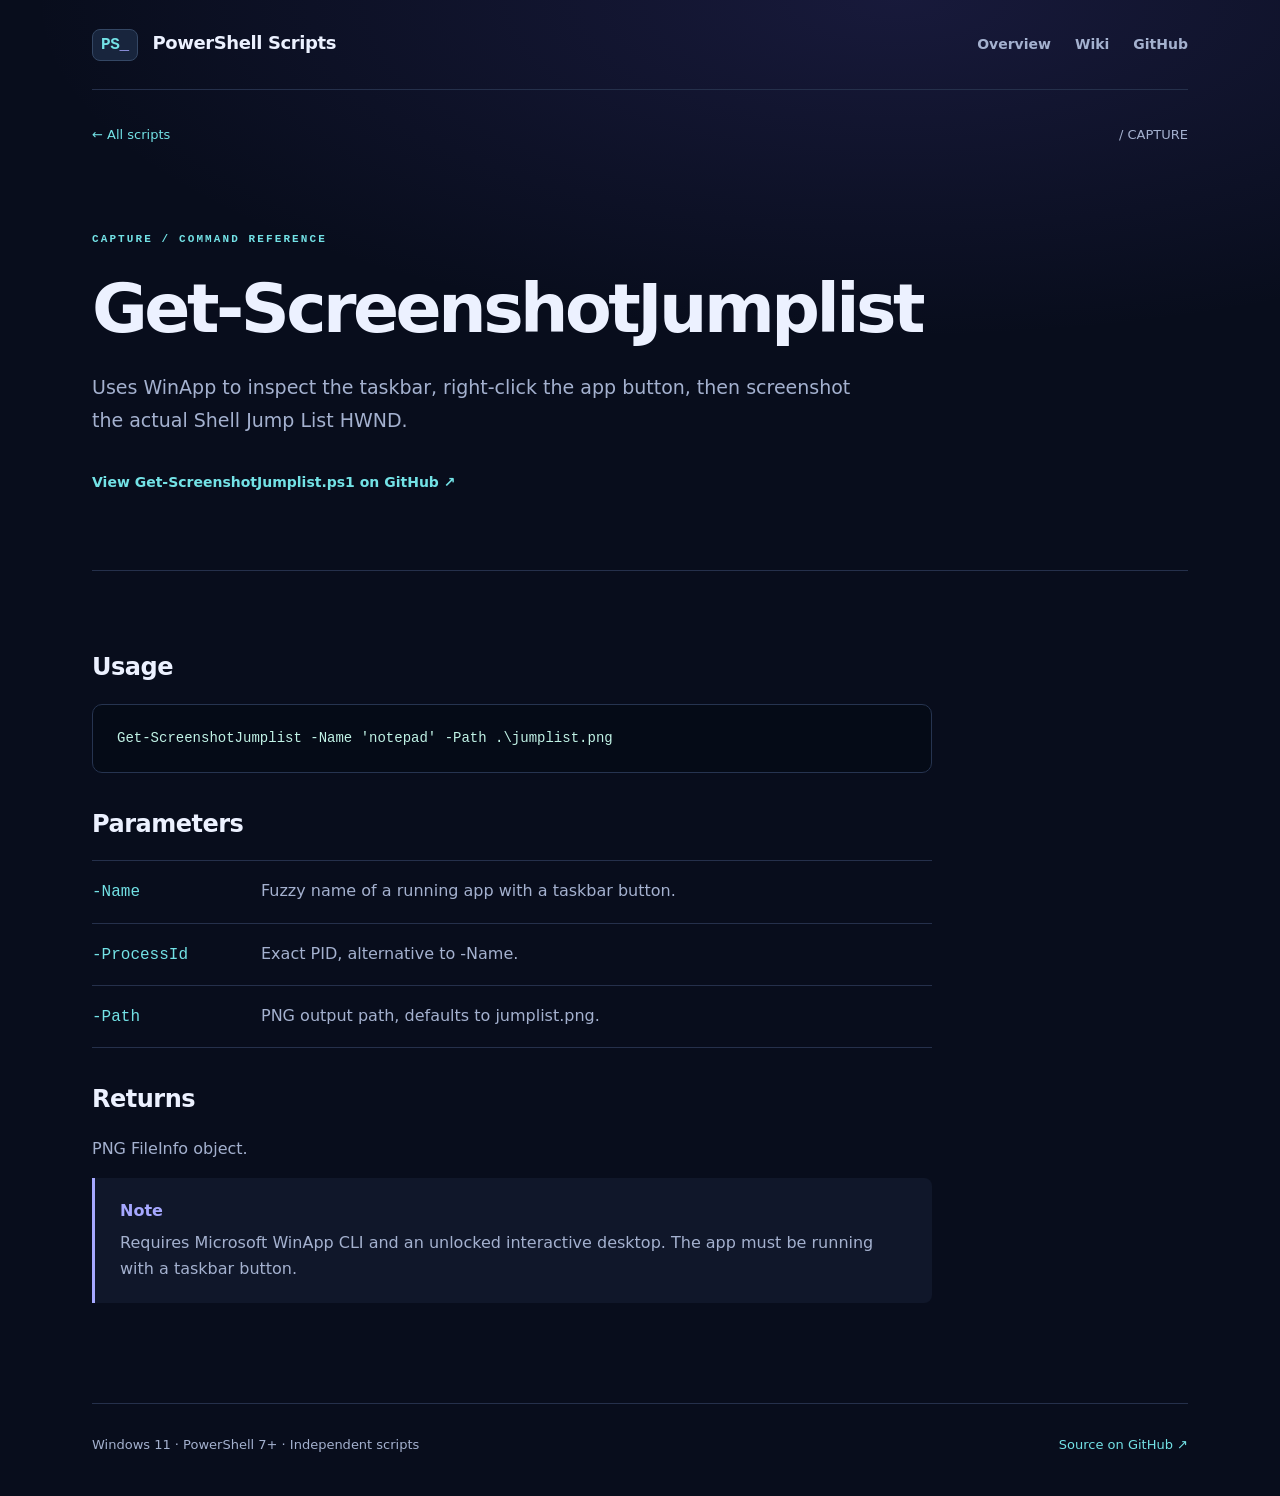
<file: docs/scripts/get-screenshotjumplist.html>
<!doctype html>
<html lang="en">
<head>
  <meta charset="utf-8">
  <meta name="viewport" content="width=device-width, initial-scale=1">
  <meta name="theme-color" content="#0b1020">
  <meta name="description" content="Open an app's real taskbar Jump List and capture the popup.">
  <link rel="canonical" href="https://ruchirchawdhry.github.io/PowerShell-Scripts/scripts/get-screenshotjumplist.html">
  <link rel="sitemap" type="application/xml" href="https://ruchirchawdhry.github.io/PowerShell-Scripts/sitemap.xml">
  <link rel="stylesheet" href="../styles.css">
  <title>Get-ScreenshotJumplist · PowerShell Scripts</title>
</head>
<body>
  <div class="site-shell">
    <header class="topbar">
      <a class="brand" href="../"><span class="terminal-icon">PS<span class="cursor">_</span></span> PowerShell Scripts</a>
      <nav aria-label="Main"><a href="../">Overview</a><a href="https://github.com/RuchirChawdhry/PowerShell-Scripts/wiki">Wiki</a><a href="https://github.com/RuchirChawdhry/PowerShell-Scripts">GitHub</a></nav>
    </header>
    <main id="content">
      <div class="crumb"><a href="../">← All scripts</a><span>/ CAPTURE</span></div>
      <section class="detail-hero"><span class="eyebrow">CAPTURE / COMMAND REFERENCE</span><h1>Get-ScreenshotJumplist</h1><p>Uses WinApp to inspect the taskbar, right-click the app button, then screenshot the actual Shell Jump List HWND.</p><a class="source-link" href="https://github.com/RuchirChawdhry/PowerShell-Scripts/blob/main/Get-ScreenshotJumplist.ps1">View Get-ScreenshotJumplist.ps1 on GitHub ↗</a></section>
      <article class="reference"><h2>Usage</h2><pre><code>Get-ScreenshotJumplist -Name 'notepad' -Path .\jumplist.png</code></pre><h2>Parameters</h2><dl class="parameters"><div><dt><code>-Name</code></dt><dd>Fuzzy name of a running app with a taskbar button.</dd></div><div><dt><code>-ProcessId</code></dt><dd>Exact PID, alternative to -Name.</dd></div><div><dt><code>-Path</code></dt><dd>PNG output path, defaults to jumplist.png.</dd></div></dl><h2>Returns</h2><p>PNG FileInfo object.</p><div class="note"><strong>Note</strong><p>Requires Microsoft WinApp CLI and an unlocked interactive desktop. The app must be running with a taskbar button.</p></div></article>

    </main>
    <footer><span>Windows 11 · PowerShell 7+ · Independent scripts</span><a href="https://github.com/RuchirChawdhry/PowerShell-Scripts">Source on GitHub ↗</a></footer>
  </div>
</body>
</html>
</file>
<file: docs/styles.css>
:root{color-scheme:dark;--bg:#080d1c;--surface:#10172a;--line:#25304b;--text:#ecf1ff;--muted:#a4b1cf;--cyan:#73e2e6;--purple:#a6a8ff}*{box-sizing:border-box}html{scroll-behavior:smooth}body{margin:0;background:radial-gradient(ellipse 90% 30% at 70% 0,rgba(91,79,191,.19),transparent 75%),var(--bg);color:var(--text);font:16px/1.65 system-ui,-apple-system,"Segoe UI",sans-serif}a{color:var(--cyan);text-decoration:none}a:hover{text-decoration:underline}.site-shell{max-width:1160px;margin:0 auto;padding:0 32px}.topbar{display:flex;justify-content:space-between;align-items:center;gap:16px;padding:28px 0;border-bottom:1px solid var(--line)}.brand{font-size:18px;font-weight:760;color:var(--text);letter-spacing:-.4px;white-space:nowrap}.terminal-icon{display:inline-block;background:#18253d;border:1px solid #344764;color:var(--cyan);border-radius:8px;padding:1px 8px;margin-right:9px;font:700 16px/28px ui-monospace,monospace}.cursor{color:var(--purple)}nav{display:flex;gap:24px}nav a{color:var(--muted);font-size:14px;font-weight:600}.hero{padding:100px 0 110px;max-width:920px}.eyebrow{color:var(--cyan);font:700 11px/1.5 ui-monospace,monospace;letter-spacing:2.1px}.hero h1,.detail-hero h1{font-size:clamp(44px,7vw,81px);line-height:1.07;letter-spacing:-3.5px;margin:22px 0 25px;font-weight:780}.hero h1 em{font-style:normal;color:var(--cyan)}.hero p,.detail-hero p{font-size:19px;line-height:1.75;color:var(--muted);max-width:760px}.hero-actions{display:flex;gap:14px;flex-wrap:wrap;margin-top:40px}.primary,.secondary{display:inline-block;padding:11px 22px;border-radius:9px;font-weight:700}.primary{color:#061223;background:var(--cyan)}.primary:hover{color:#061223}.secondary{border:1px solid var(--line);color:var(--text)}.quickstart{display:grid;grid-template-columns:1fr 1.3fr;gap:32px;align-items:center;padding:30px 35px;background:linear-gradient(110deg,#121d35,#101527);border:1px solid #334566;border-radius:15px}.quickstart h2,.section-head h2,.requirements h2{font-size:32px;letter-spacing:-1px;line-height:1.2;margin:12px 0}.quickstart p,.section-head p{color:var(--muted)}pre{overflow-x:auto;background:#050b17;border:1px solid #263450;border-radius:10px;padding:20px 24px;color:#c1f3e6;font:14px/1.9 ui-monospace,SFMono-Regular,Consolas,monospace;white-space:pre}code{font-family:ui-monospace,Consolas,monospace}#scripts{padding:95px 0}.section-head{margin-bottom:28px}.script-grid{display:grid;grid-template-columns:repeat(2,minmax(0,1fr));gap:16px}.script-card{display:block;color:var(--text);background:var(--surface);border:1px solid var(--line);border-radius:13px;padding:25px 28px;transition:background .2s,border-color .2s,transform .2s}.script-card:hover{background:#18233d;border-color:#62848b;transform:translateY(-3px);text-decoration:none}.script-card h3{font-size:21px;line-height:1.2;letter-spacing:-.5px;display:flex;justify-content:space-between;gap:10px;margin:13px 0}.script-card h3 span{color:var(--cyan)}.script-card p{margin:0;color:var(--muted);font-size:14px}.requirements{border-top:1px solid var(--line);padding:60px 0 110px}.requirements ul{padding-left:22px;color:var(--muted);max-width:860px}.requirements li{margin:13px 0}.requirements strong{color:var(--text)}.requirements code{color:#b6d3ff;overflow-wrap:anywhere}footer{display:flex;justify-content:space-between;gap:15px;flex-wrap:wrap;padding:30px 0 45px;border-top:1px solid var(--line);font-size:13px;color:var(--muted)}.crumb{display:flex;justify-content:space-between;padding:34px 0;color:var(--muted);font-size:13px}.detail-hero{padding:45px 0 75px;border-bottom:1px solid var(--line)}.detail-hero h1{font-size:clamp(40px,6vw,68px)}.source-link{display:inline-block;margin-top:15px;font-size:14px;font-weight:700}.reference{max-width:840px;padding:45px 0 100px}.reference h2{font-size:24px;letter-spacing:-.5px;margin:32px 0 16px}.reference p{color:var(--muted)}.parameters{border-top:1px solid var(--line)}.parameters>div{display:grid;grid-template-columns:145px 1fr;gap:24px;border-bottom:1px solid var(--line);padding:17px 0}.parameters dt code{color:var(--cyan)}.parameters dd{margin:0;color:var(--muted)}.note{padding:20px 25px;border-left:3px solid var(--purple);background:var(--surface);border-radius:0 8px 8px 0}.note strong{color:var(--purple)}.note p{margin:5px 0 0}@media(max-width:700px){.site-shell{padding:0 18px}.topbar{align-items:flex-start;flex-direction:column}nav{gap:17px}.hero{padding:70px 0}.hero h1{letter-spacing:-2px}.hero p,.detail-hero p{font-size:16px}.quickstart{grid-template-columns:1fr;padding:24px 20px}.script-grid{grid-template-columns:1fr}#scripts{padding:65px 0}.parameters>div{grid-template-columns:1fr;gap:6px}.detail-hero{padding:20px 0 50px}pre{font-size:12px;padding:15px}}
</file>
